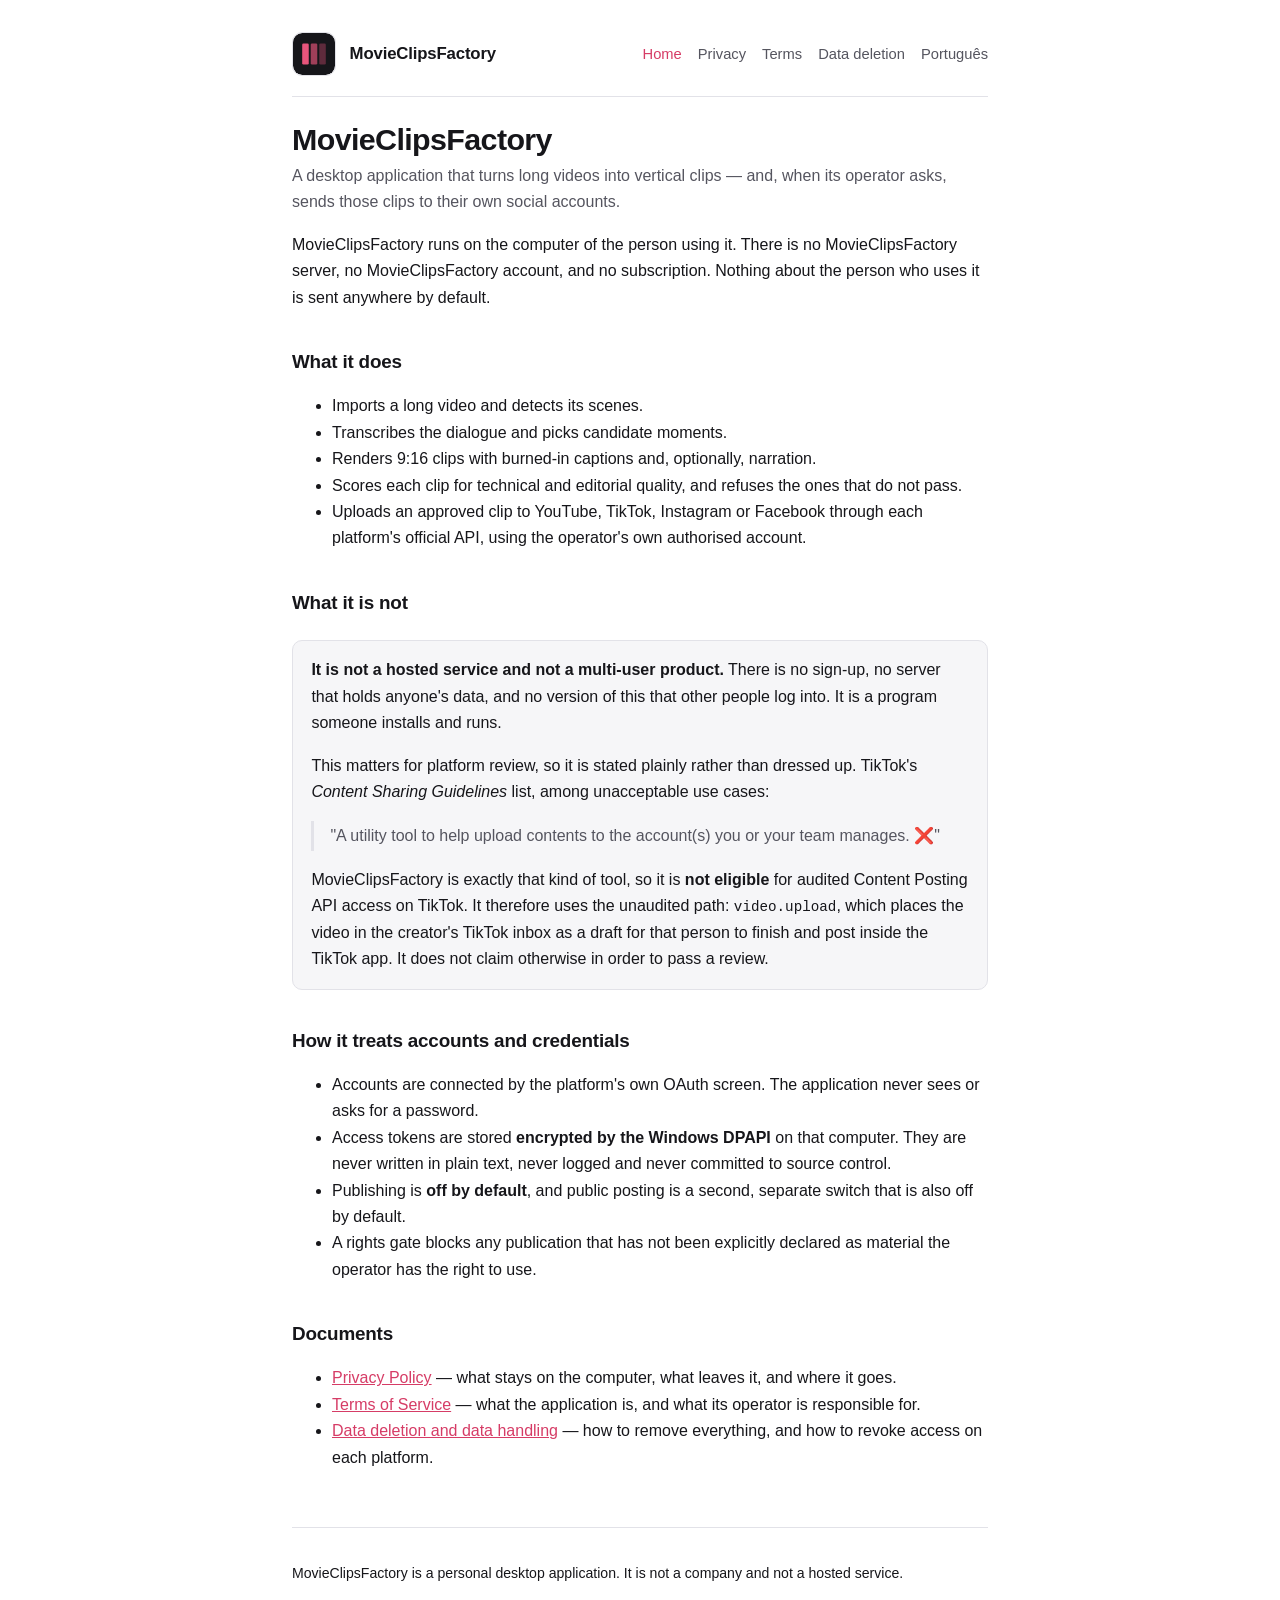
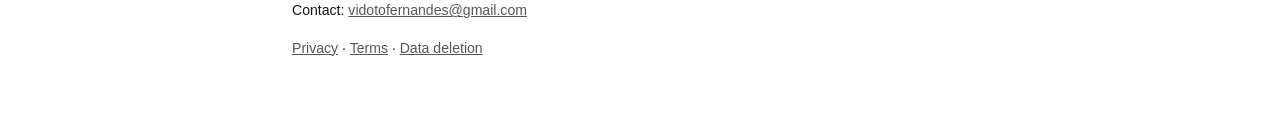
<file: index.html>
<!doctype html>
<html lang="en">
<head>
<meta charset="utf-8">
<meta name="viewport" content="width=device-width, initial-scale=1">
<title>MovieClipsFactory</title>
<link rel="icon" href="assets/icon.svg">
<link rel="stylesheet" href="assets/site.css">
</head>
<body>
<div class="envoltorio">
<header class="topo">
  <img src="assets/icon.svg" alt="">
  <span class="nome">MovieClipsFactory</span>
  <nav><a href="index.html" aria-current="page">Home</a><a href="privacy.html">Privacy</a><a href="terms.html">Terms</a><a href="data-deletion.html">Data deletion</a><a href="pt/index.html" class="idioma">Português</a></nav>
</header>

<h1>MovieClipsFactory</h1>
<p class="sub">A desktop application that turns long videos into vertical
clips — and, when its operator asks, sends those clips to their own social
accounts.</p>

<p>MovieClipsFactory runs on the computer of the person using it. There is no
MovieClipsFactory server, no MovieClipsFactory account, and no subscription.
Nothing about the person who uses it is sent anywhere by default.</p>

<h2>What it does</h2>
<ul>
  <li>Imports a long video and detects its scenes.</li>
  <li>Transcribes the dialogue and picks candidate moments.</li>
  <li>Renders 9:16 clips with burned-in captions and, optionally, narration.</li>
  <li>Scores each clip for technical and editorial quality, and refuses the
      ones that do not pass.</li>
  <li>Uploads an approved clip to YouTube, TikTok, Instagram or Facebook
      through each platform's official API, using the operator's own
      authorised account.</li>
</ul>

<h2>What it is not</h2>
<div class="caixa">
<p><strong>It is not a hosted service and not a multi-user product.</strong>
There is no sign-up, no server that holds anyone's data, and no version of
this that other people log into. It is a program someone installs and runs.</p>
<p>This matters for platform review, so it is stated plainly rather than
dressed up. TikTok's <em>Content Sharing Guidelines</em> list, among
unacceptable use cases:</p>
<blockquote>"A utility tool to help upload contents to the account(s) you or
your team manages. ❌"</blockquote>
<p>MovieClipsFactory is exactly that kind of tool, so it is <strong>not
eligible</strong> for audited Content Posting API access on TikTok. It
therefore uses the unaudited path: <code>video.upload</code>, which places the
video in the creator's TikTok inbox as a draft for that person to finish and
post inside the TikTok app. It does not claim otherwise in order to pass a
review.</p>
</div>

<h2>How it treats accounts and credentials</h2>
<ul>
  <li>Accounts are connected by the platform's own OAuth screen. The
      application never sees or asks for a password.</li>
  <li>Access tokens are stored <strong>encrypted by the Windows DPAPI</strong>
      on that computer. They are never written in plain text, never logged and
      never committed to source control.</li>
  <li>Publishing is <strong>off by default</strong>, and public posting is a
      second, separate switch that is also off by default.</li>
  <li>A rights gate blocks any publication that has not been explicitly
      declared as material the operator has the right to use.</li>
</ul>

<h2>Documents</h2>
<ul>
  <li><a href="privacy.html">Privacy Policy</a> — what stays on the computer,
      what leaves it, and where it goes.</li>
  <li><a href="terms.html">Terms of Service</a> — what the application is,
      and what its operator is responsible for.</li>
  <li><a href="data-deletion.html">Data deletion and data handling</a> — how
      to remove everything, and how to revoke access on each platform.</li>
</ul>

<footer>
  <p>MovieClipsFactory is a personal desktop application. It is not a company and not a hosted service.</p>
  <p>Contact: <a href="mailto:vidotofernandes@gmail.com">vidotofernandes@gmail.com</a></p>
  <p><a href="privacy.html">Privacy</a>
     · <a href="terms.html">Terms</a>
     · <a href="data-deletion.html">Data deletion</a></p>
</footer>
</div>
</body>
</html>
</file>
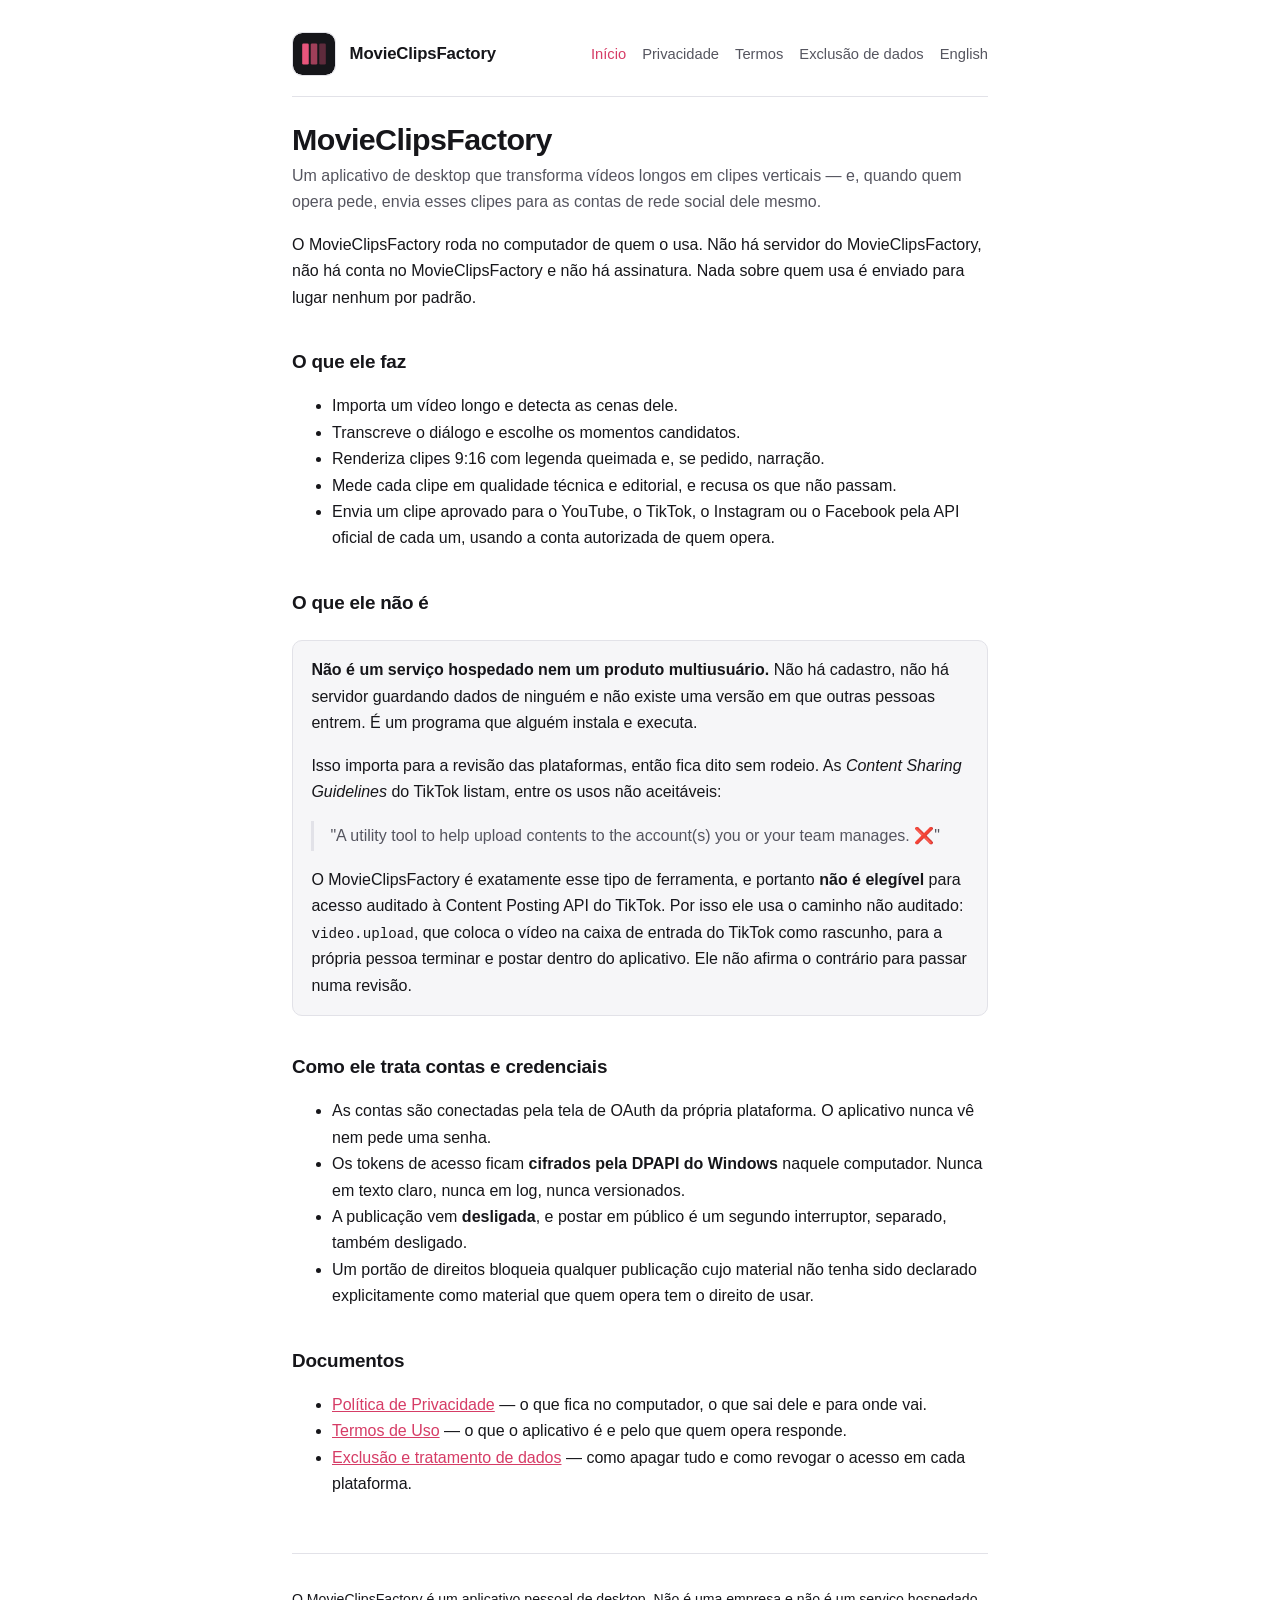
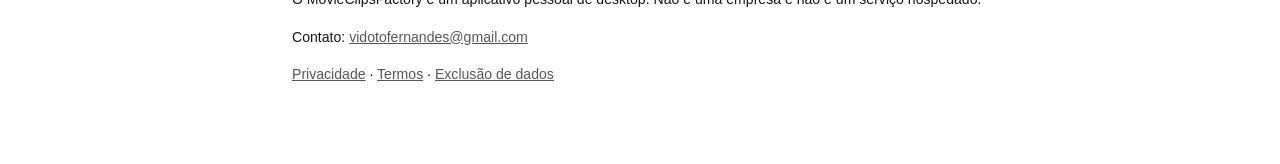
<file: pt/index.html>
<!doctype html>
<html lang="pt-BR">
<head>
<meta charset="utf-8">
<meta name="viewport" content="width=device-width, initial-scale=1">
<title>MovieClipsFactory</title>
<link rel="icon" href="../assets/icon.svg">
<link rel="stylesheet" href="../assets/site.css">
</head>
<body>
<div class="envoltorio">
<header class="topo">
  <img src="../assets/icon.svg" alt="">
  <span class="nome">MovieClipsFactory</span>
  <nav><a href="index.html" aria-current="page">Início</a><a href="privacy.html">Privacidade</a><a href="terms.html">Termos</a><a href="data-deletion.html">Exclusão de dados</a><a href="../index.html" class="idioma">English</a></nav>
</header>

<h1>MovieClipsFactory</h1>
<p class="sub">Um aplicativo de desktop que transforma vídeos longos em clipes
verticais — e, quando quem opera pede, envia esses clipes para as contas de
rede social dele mesmo.</p>

<p>O MovieClipsFactory roda no computador de quem o usa. Não há servidor do
MovieClipsFactory, não há conta no MovieClipsFactory e não há assinatura. Nada
sobre quem usa é enviado para lugar nenhum por padrão.</p>

<h2>O que ele faz</h2>
<ul>
  <li>Importa um vídeo longo e detecta as cenas dele.</li>
  <li>Transcreve o diálogo e escolhe os momentos candidatos.</li>
  <li>Renderiza clipes 9:16 com legenda queimada e, se pedido, narração.</li>
  <li>Mede cada clipe em qualidade técnica e editorial, e recusa os que não
      passam.</li>
  <li>Envia um clipe aprovado para o YouTube, o TikTok, o Instagram ou o
      Facebook pela API oficial de cada um, usando a conta autorizada de quem
      opera.</li>
</ul>

<h2>O que ele não é</h2>
<div class="caixa">
<p><strong>Não é um serviço hospedado nem um produto multiusuário.</strong>
Não há cadastro, não há servidor guardando dados de ninguém e não existe uma
versão em que outras pessoas entrem. É um programa que alguém instala e
executa.</p>
<p>Isso importa para a revisão das plataformas, então fica dito sem rodeio. As
<em>Content Sharing Guidelines</em> do TikTok listam, entre os usos não
aceitáveis:</p>
<blockquote>"A utility tool to help upload contents to the account(s) you or
your team manages. ❌"</blockquote>
<p>O MovieClipsFactory é exatamente esse tipo de ferramenta, e portanto
<strong>não é elegível</strong> para acesso auditado à Content Posting API do
TikTok. Por isso ele usa o caminho não auditado: <code>video.upload</code>, que
coloca o vídeo na caixa de entrada do TikTok como rascunho, para a própria
pessoa terminar e postar dentro do aplicativo. Ele não afirma o contrário para
passar numa revisão.</p>
</div>

<h2>Como ele trata contas e credenciais</h2>
<ul>
  <li>As contas são conectadas pela tela de OAuth da própria plataforma. O
      aplicativo nunca vê nem pede uma senha.</li>
  <li>Os tokens de acesso ficam <strong>cifrados pela DPAPI do
      Windows</strong> naquele computador. Nunca em texto claro, nunca em log,
      nunca versionados.</li>
  <li>A publicação vem <strong>desligada</strong>, e postar em público é um
      segundo interruptor, separado, também desligado.</li>
  <li>Um portão de direitos bloqueia qualquer publicação cujo material não
      tenha sido declarado explicitamente como material que quem opera tem o
      direito de usar.</li>
</ul>

<h2>Documentos</h2>
<ul>
  <li><a href="privacy.html">Política de Privacidade</a> — o que fica no
      computador, o que sai dele e para onde vai.</li>
  <li><a href="terms.html">Termos de Uso</a> — o que o aplicativo é e pelo que
      quem opera responde.</li>
  <li><a href="data-deletion.html">Exclusão e tratamento de dados</a> — como
      apagar tudo e como revogar o acesso em cada plataforma.</li>
</ul>

<footer>
  <p>O MovieClipsFactory é um aplicativo pessoal de desktop. Não é uma empresa e não é um serviço hospedado.</p>
  <p>Contato: <a href="mailto:vidotofernandes@gmail.com">vidotofernandes@gmail.com</a></p>
  <p><a href="privacy.html">Privacidade</a>
     · <a href="terms.html">Termos</a>
     · <a href="data-deletion.html">Exclusão de dados</a></p>
</footer>
</div>
</body>
</html>
</file>
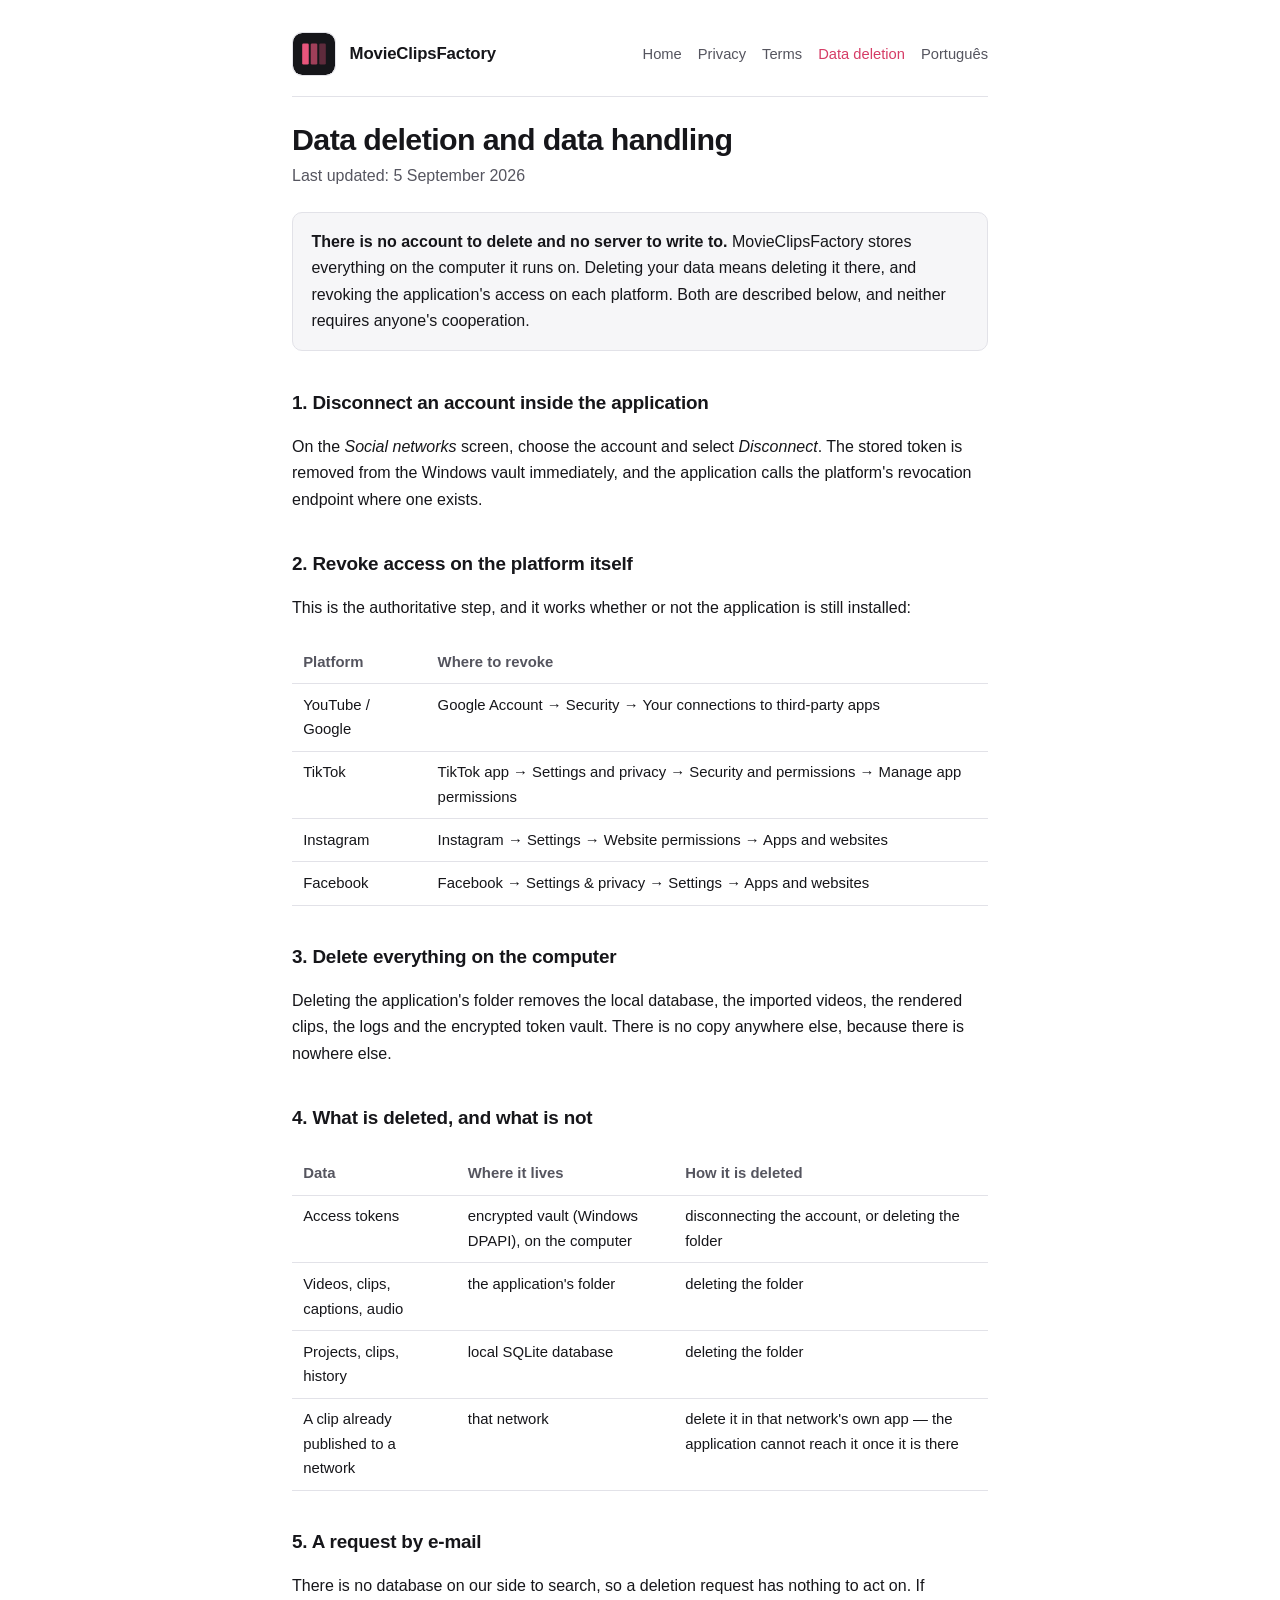
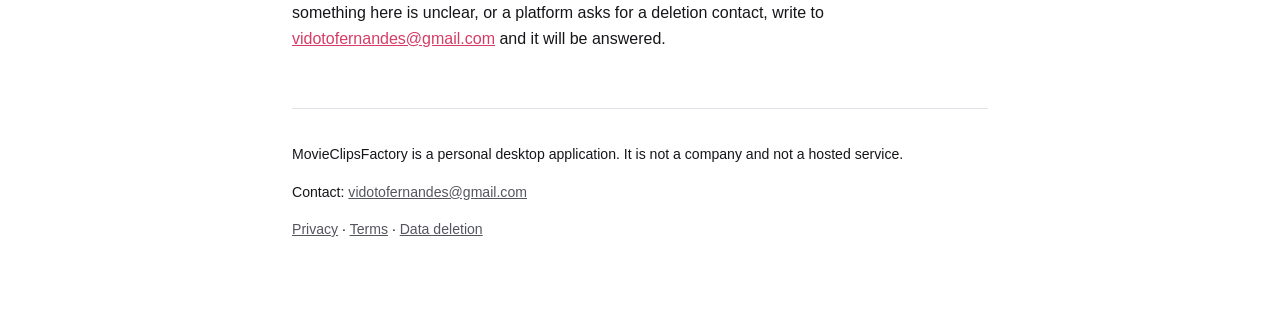
<file: data-deletion.html>
<!doctype html>
<html lang="en">
<head>
<meta charset="utf-8">
<meta name="viewport" content="width=device-width, initial-scale=1">
<title>Data deletion — MovieClipsFactory</title>
<link rel="icon" href="assets/icon.svg">
<link rel="stylesheet" href="assets/site.css">
</head>
<body>
<div class="envoltorio">
<header class="topo">
  <img src="assets/icon.svg" alt="">
  <span class="nome">MovieClipsFactory</span>
  <nav><a href="index.html">Home</a><a href="privacy.html">Privacy</a><a href="terms.html">Terms</a><a href="data-deletion.html" aria-current="page">Data deletion</a><a href="pt/data-deletion.html" class="idioma">Português</a></nav>
</header>

<h1>Data deletion and data handling</h1>
<p class="sub">Last updated: 5 September 2026</p>

<div class="caixa">
<p><strong>There is no account to delete and no server to write to.</strong>
MovieClipsFactory stores everything on the computer it runs on. Deleting your
data means deleting it there, and revoking the application's access on each
platform. Both are described below, and neither requires anyone's
cooperation.</p>
</div>

<h2>1. Disconnect an account inside the application</h2>
<p>On the <em>Social networks</em> screen, choose the account and select
<em>Disconnect</em>. The stored token is removed from the Windows vault
immediately, and the application calls the platform's revocation endpoint where
one exists.</p>

<h2>2. Revoke access on the platform itself</h2>
<p>This is the authoritative step, and it works whether or not the application
is still installed:</p>
<div class="tabela-rolante">
<table>
<tr><th>Platform</th><th>Where to revoke</th></tr>
<tr><td>YouTube / Google</td>
    <td>Google Account → Security → Your connections to third-party apps</td></tr>
<tr><td>TikTok</td>
    <td>TikTok app → Settings and privacy → Security and permissions →
        Manage app permissions</td></tr>
<tr><td>Instagram</td>
    <td>Instagram → Settings → Website permissions → Apps and websites</td></tr>
<tr><td>Facebook</td>
    <td>Facebook → Settings &amp; privacy → Settings → Apps and websites</td></tr>
</table>
</div>

<h2>3. Delete everything on the computer</h2>
<p>Deleting the application's folder removes the local database, the imported
videos, the rendered clips, the logs and the encrypted token vault. There is
no copy anywhere else, because there is nowhere else.</p>

<h2>4. What is deleted, and what is not</h2>
<div class="tabela-rolante">
<table>
<tr><th>Data</th><th>Where it lives</th><th>How it is deleted</th></tr>
<tr><td>Access tokens</td><td>encrypted vault (Windows DPAPI), on the
    computer</td><td>disconnecting the account, or deleting the folder</td></tr>
<tr><td>Videos, clips, captions, audio</td><td>the application's folder</td>
    <td>deleting the folder</td></tr>
<tr><td>Projects, clips, history</td><td>local SQLite database</td>
    <td>deleting the folder</td></tr>
<tr><td>A clip already published to a network</td><td>that network</td>
    <td>delete it in that network's own app — the application cannot reach
        it once it is there</td></tr>
</table>
</div>

<h2>5. A request by e-mail</h2>
<p>There is no database on our side to search, so a deletion request has
nothing to act on. If something here is unclear, or a platform asks for a
deletion contact, write to
<a href="mailto:vidotofernandes@gmail.com">vidotofernandes@gmail.com</a> and it will be answered.</p>

<footer>
  <p>MovieClipsFactory is a personal desktop application. It is not a company and not a hosted service.</p>
  <p>Contact: <a href="mailto:vidotofernandes@gmail.com">vidotofernandes@gmail.com</a></p>
  <p><a href="privacy.html">Privacy</a>
     · <a href="terms.html">Terms</a>
     · <a href="data-deletion.html">Data deletion</a></p>
</footer>
</div>
</body>
</html>
</file>
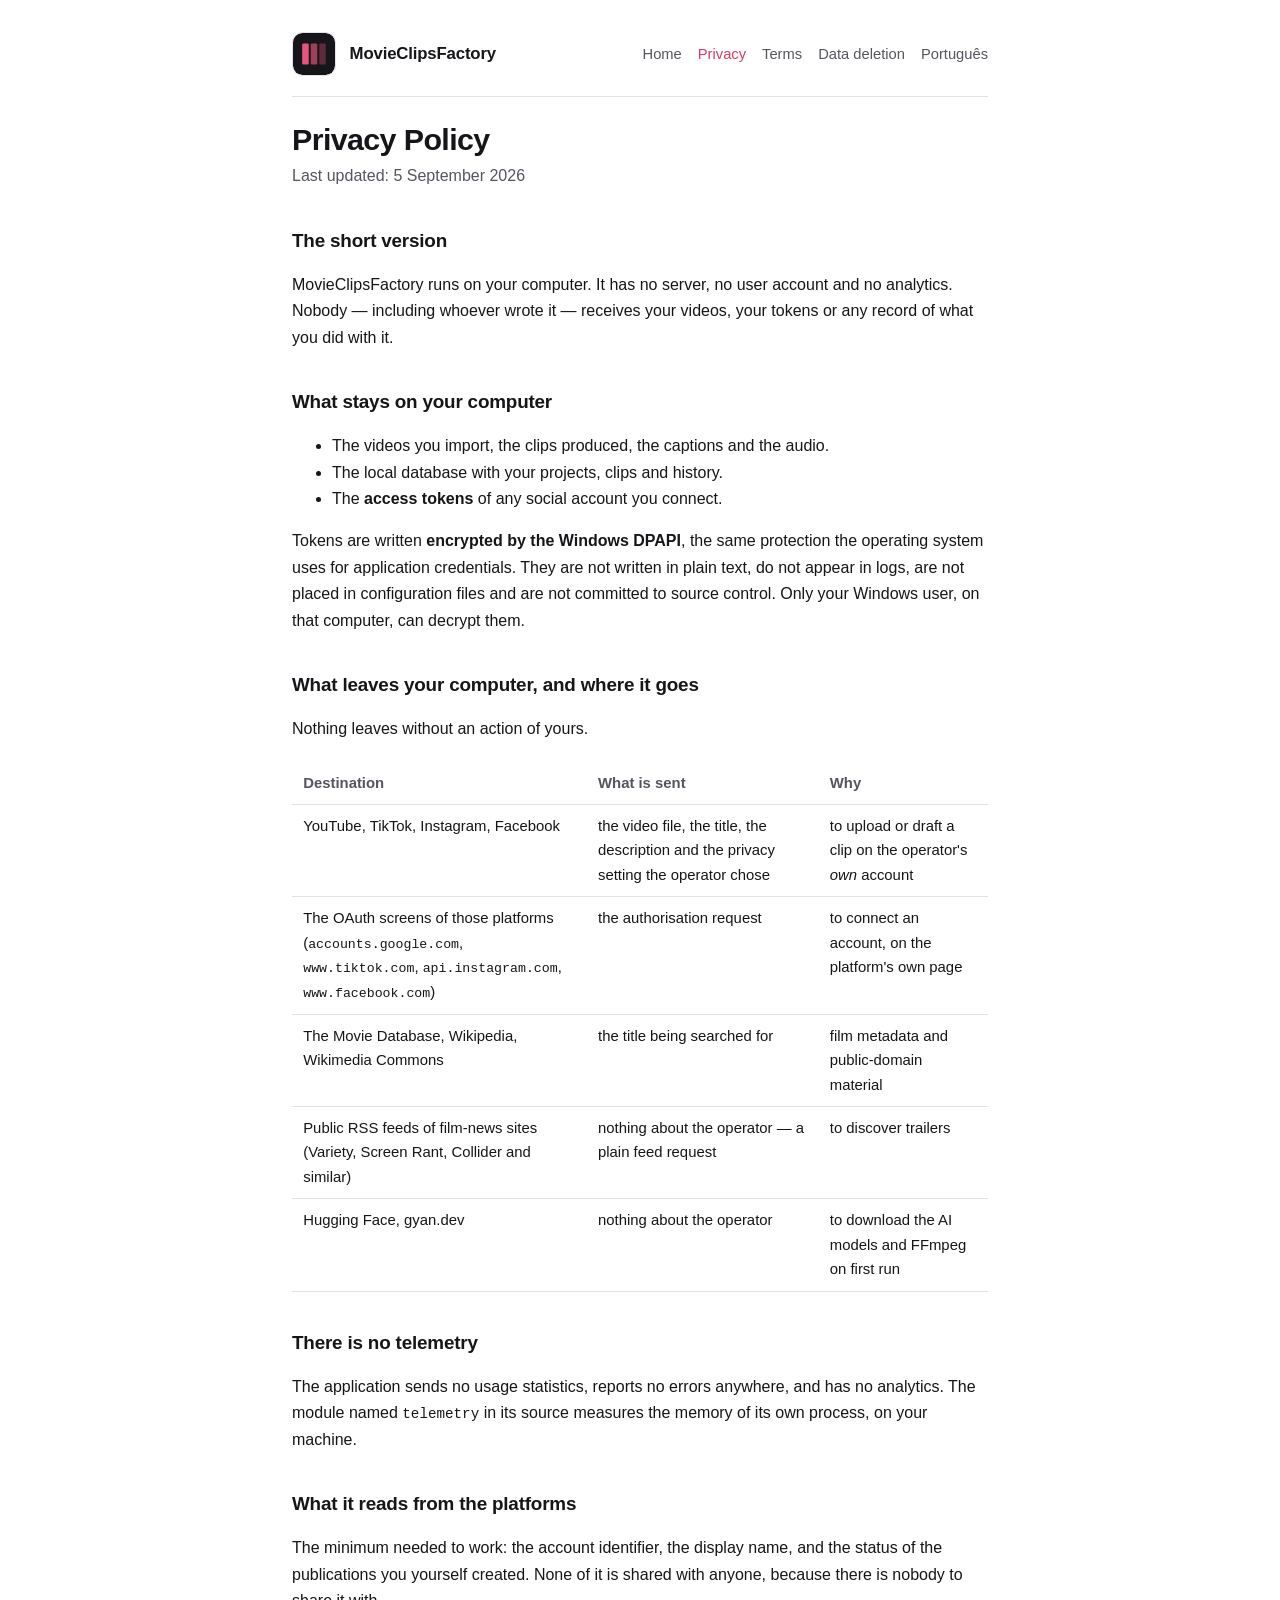
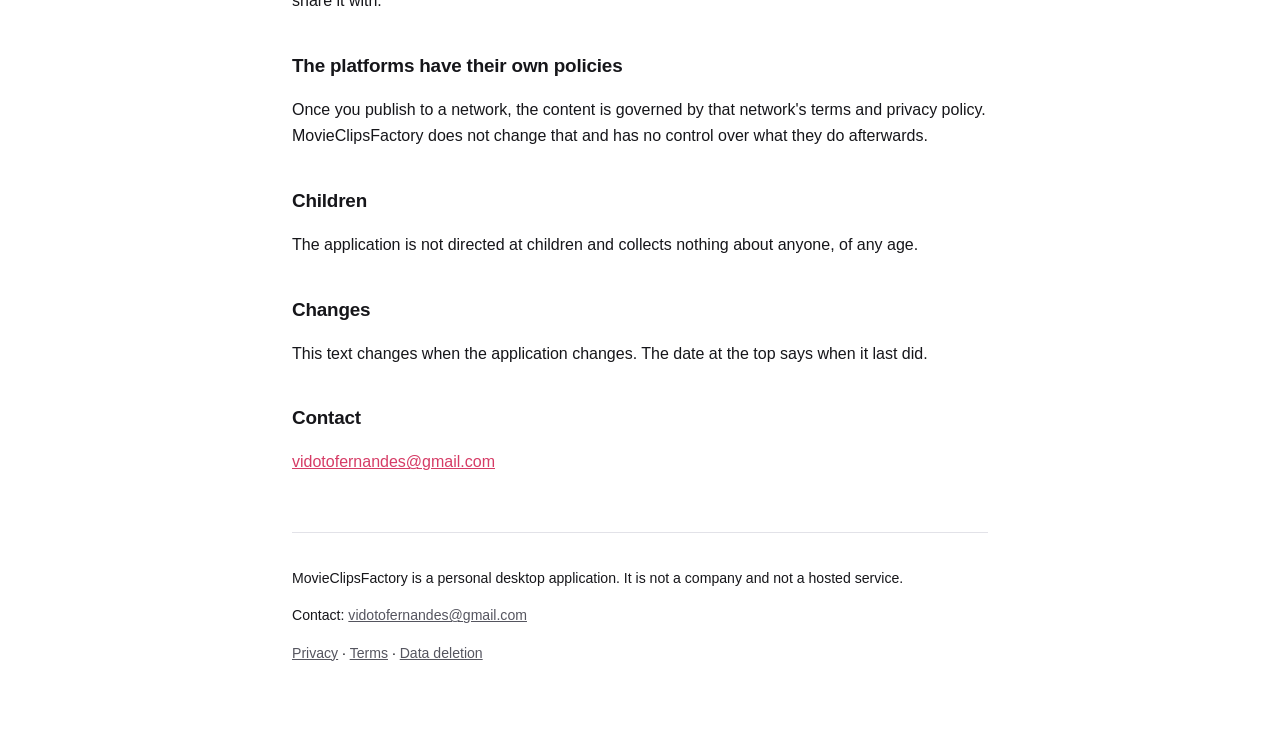
<file: privacy.html>
<!doctype html>
<html lang="en">
<head>
<meta charset="utf-8">
<meta name="viewport" content="width=device-width, initial-scale=1">
<title>Privacy Policy — MovieClipsFactory</title>
<link rel="icon" href="assets/icon.svg">
<link rel="stylesheet" href="assets/site.css">
</head>
<body>
<div class="envoltorio">
<header class="topo">
  <img src="assets/icon.svg" alt="">
  <span class="nome">MovieClipsFactory</span>
  <nav><a href="index.html">Home</a><a href="privacy.html" aria-current="page">Privacy</a><a href="terms.html">Terms</a><a href="data-deletion.html">Data deletion</a><a href="pt/privacy.html" class="idioma">Português</a></nav>
</header>

<h1>Privacy Policy</h1>
<p class="sub">Last updated: 5 September 2026</p>

<h2>The short version</h2>
<p>MovieClipsFactory runs on your computer. It has no server, no user account
and no analytics. Nobody — including whoever wrote it — receives your videos,
your tokens or any record of what you did with it.</p>

<h2>What stays on your computer</h2>
<ul>
  <li>The videos you import, the clips produced, the captions and the audio.</li>
  <li>The local database with your projects, clips and history.</li>
  <li>The <strong>access tokens</strong> of any social account you connect.</li>
</ul>
<p>Tokens are written <strong>encrypted by the Windows DPAPI</strong>, the same
protection the operating system uses for application credentials. They are not
written in plain text, do not appear in logs, are not placed in configuration
files and are not committed to source control. Only your Windows user, on that
computer, can decrypt them.</p>

<h2>What leaves your computer, and where it goes</h2>
<p>Nothing leaves without an action of yours.</p>

<div class="tabela-rolante">
<table>
<tr><th>Destination</th><th>What is sent</th><th>Why</th></tr>
<tr><td>YouTube, TikTok, Instagram, Facebook</td>
    <td>the video file, the title, the description and the privacy setting the
        operator chose</td>
    <td>to upload or draft a clip on the operator's <em>own</em> account</td></tr>
<tr><td>The OAuth screens of those platforms<br>
        (<code>accounts.google.com</code>, <code>www.tiktok.com</code>,
        <code>api.instagram.com</code>, <code>www.facebook.com</code>)</td>
    <td>the authorisation request</td>
    <td>to connect an account, on the platform's own page</td></tr>
<tr><td>The Movie Database, Wikipedia, Wikimedia Commons</td>
    <td>the title being searched for</td>
    <td>film metadata and public-domain material</td></tr>
<tr><td>Public RSS feeds of film-news sites<br>
        (Variety, Screen Rant, Collider and similar)</td>
    <td>nothing about the operator — a plain feed request</td>
    <td>to discover trailers</td></tr>
<tr><td>Hugging Face, gyan.dev</td>
    <td>nothing about the operator</td>
    <td>to download the AI models and FFmpeg on first run</td></tr>
</table>
</div>


<h2>There is no telemetry</h2>
<p>The application sends no usage statistics, reports no errors anywhere, and
has no analytics. The module named <code>telemetry</code> in its source
measures the memory of its own process, on your machine.</p>

<h2>What it reads from the platforms</h2>
<p>The minimum needed to work: the account identifier, the display name, and
the status of the publications you yourself created. None of it is shared with
anyone, because there is nobody to share it with.</p>

<h2>The platforms have their own policies</h2>
<p>Once you publish to a network, the content is governed by that network's
terms and privacy policy. MovieClipsFactory does not change that and has no
control over what they do afterwards.</p>

<h2>Children</h2>
<p>The application is not directed at children and collects nothing about
anyone, of any age.</p>

<h2>Changes</h2>
<p>This text changes when the application changes. The date at the top says
when it last did.</p>

<h2>Contact</h2>
<p><a href="mailto:vidotofernandes@gmail.com">vidotofernandes@gmail.com</a></p>

<footer>
  <p>MovieClipsFactory is a personal desktop application. It is not a company and not a hosted service.</p>
  <p>Contact: <a href="mailto:vidotofernandes@gmail.com">vidotofernandes@gmail.com</a></p>
  <p><a href="privacy.html">Privacy</a>
     · <a href="terms.html">Terms</a>
     · <a href="data-deletion.html">Data deletion</a></p>
</footer>
</div>
</body>
</html>
</file>
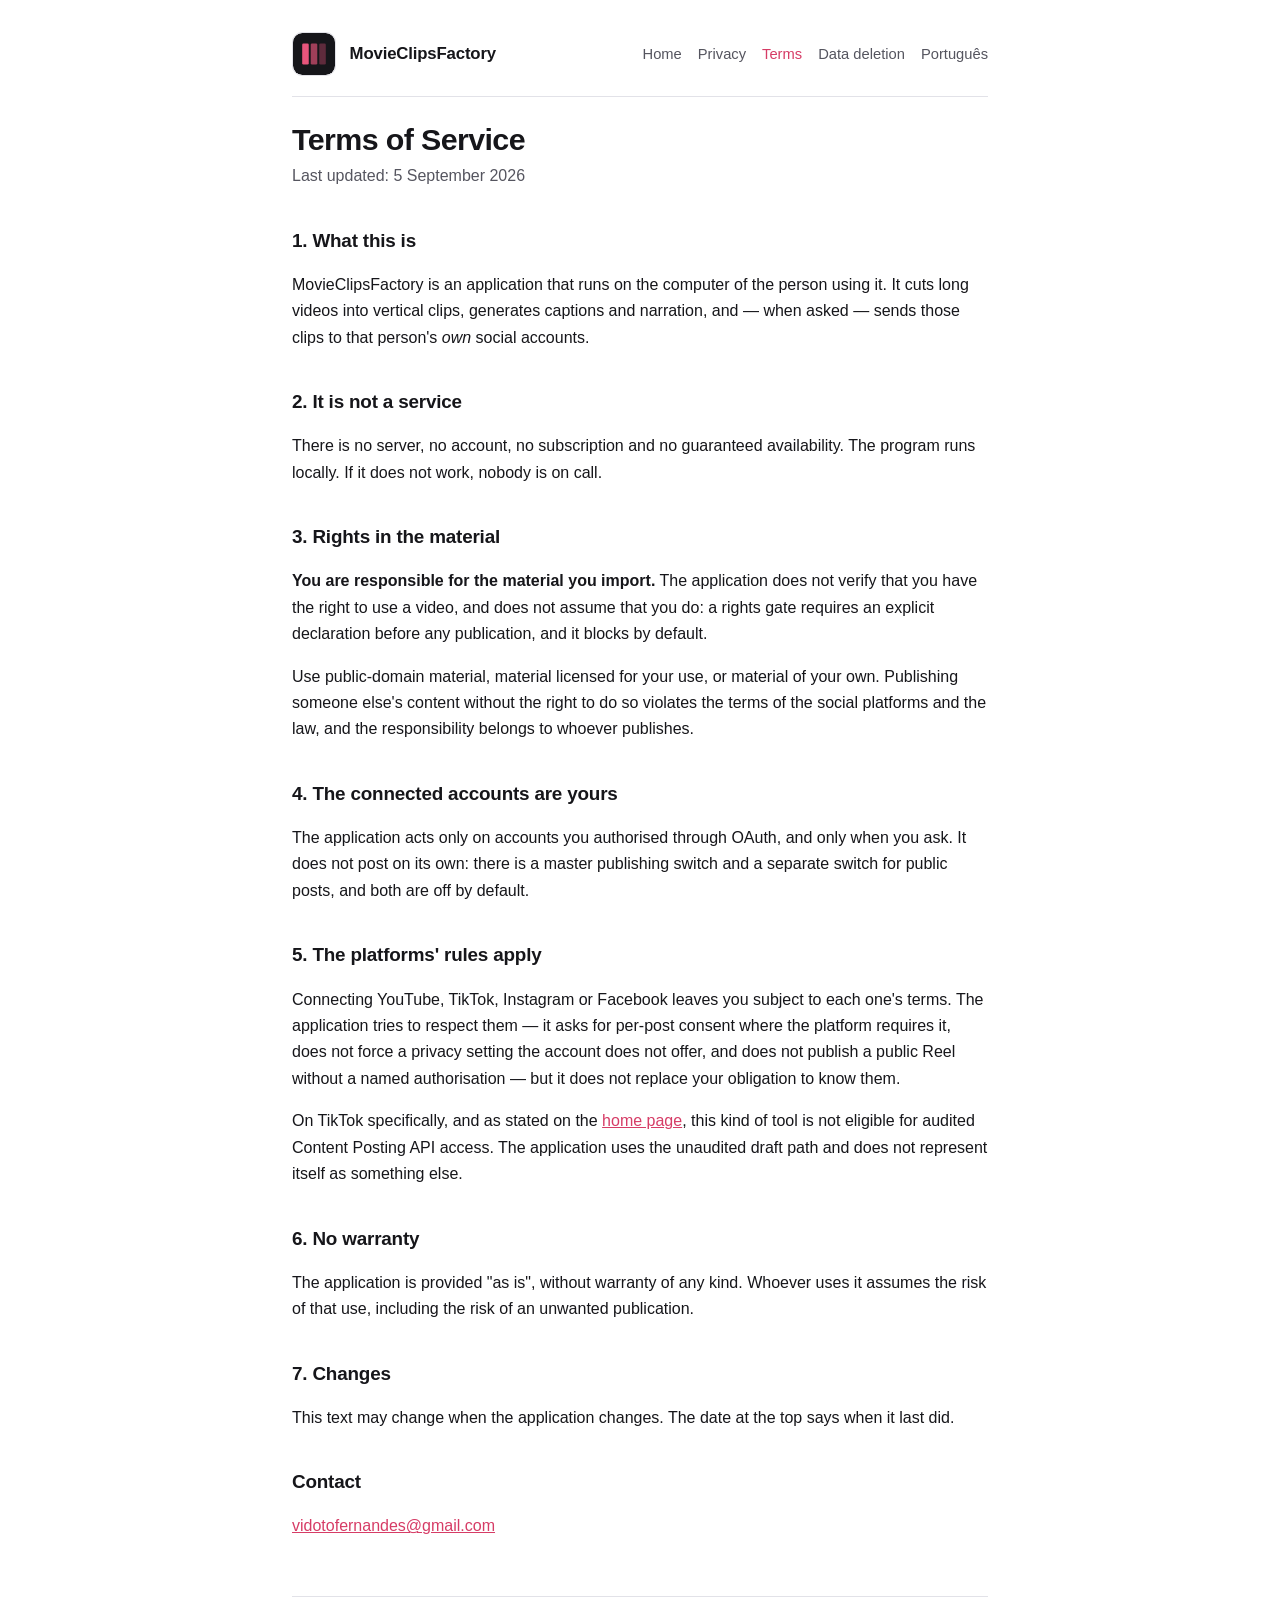
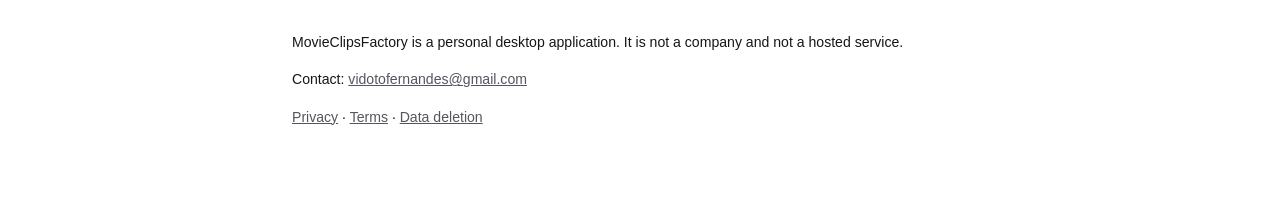
<file: terms.html>
<!doctype html>
<html lang="en">
<head>
<meta charset="utf-8">
<meta name="viewport" content="width=device-width, initial-scale=1">
<title>Terms of Service — MovieClipsFactory</title>
<link rel="icon" href="assets/icon.svg">
<link rel="stylesheet" href="assets/site.css">
</head>
<body>
<div class="envoltorio">
<header class="topo">
  <img src="assets/icon.svg" alt="">
  <span class="nome">MovieClipsFactory</span>
  <nav><a href="index.html">Home</a><a href="privacy.html">Privacy</a><a href="terms.html" aria-current="page">Terms</a><a href="data-deletion.html">Data deletion</a><a href="pt/terms.html" class="idioma">Português</a></nav>
</header>

<h1>Terms of Service</h1>
<p class="sub">Last updated: 5 September 2026</p>

<h2>1. What this is</h2>
<p>MovieClipsFactory is an application that runs on the computer of the person
using it. It cuts long videos into vertical clips, generates captions and
narration, and — when asked — sends those clips to that person's <em>own</em>
social accounts.</p>

<h2>2. It is not a service</h2>
<p>There is no server, no account, no subscription and no guaranteed
availability. The program runs locally. If it does not work, nobody is on
call.</p>

<h2>3. Rights in the material</h2>
<p><strong>You are responsible for the material you import.</strong> The
application does not verify that you have the right to use a video, and does
not assume that you do: a rights gate requires an explicit declaration before
any publication, and it blocks by default.</p>
<p>Use public-domain material, material licensed for your use, or material of
your own. Publishing someone else's content without the right to do so
violates the terms of the social platforms and the law, and the responsibility
belongs to whoever publishes.</p>

<h2>4. The connected accounts are yours</h2>
<p>The application acts only on accounts you authorised through OAuth, and only
when you ask. It does not post on its own: there is a master publishing switch
and a separate switch for public posts, and both are off by default.</p>

<h2>5. The platforms' rules apply</h2>
<p>Connecting YouTube, TikTok, Instagram or Facebook leaves you subject to each
one's terms. The application tries to respect them — it asks for per-post
consent where the platform requires it, does not force a privacy setting the
account does not offer, and does not publish a public Reel without a named
authorisation — but it does not replace your obligation to know them.</p>
<p>On TikTok specifically, and as stated on the <a href="index.html">home
page</a>, this kind of tool is not eligible for audited Content Posting API
access. The application uses the unaudited draft path and does not represent
itself as something else.</p>

<h2>6. No warranty</h2>
<p>The application is provided "as is", without warranty of any kind. Whoever
uses it assumes the risk of that use, including the risk of an unwanted
publication.</p>

<h2>7. Changes</h2>
<p>This text may change when the application changes. The date at the top says
when it last did.</p>

<h2>Contact</h2>
<p><a href="mailto:vidotofernandes@gmail.com">vidotofernandes@gmail.com</a></p>

<footer>
  <p>MovieClipsFactory is a personal desktop application. It is not a company and not a hosted service.</p>
  <p>Contact: <a href="mailto:vidotofernandes@gmail.com">vidotofernandes@gmail.com</a></p>
  <p><a href="privacy.html">Privacy</a>
     · <a href="terms.html">Terms</a>
     · <a href="data-deletion.html">Data deletion</a></p>
</footer>
</div>
</body>
</html>
</file>
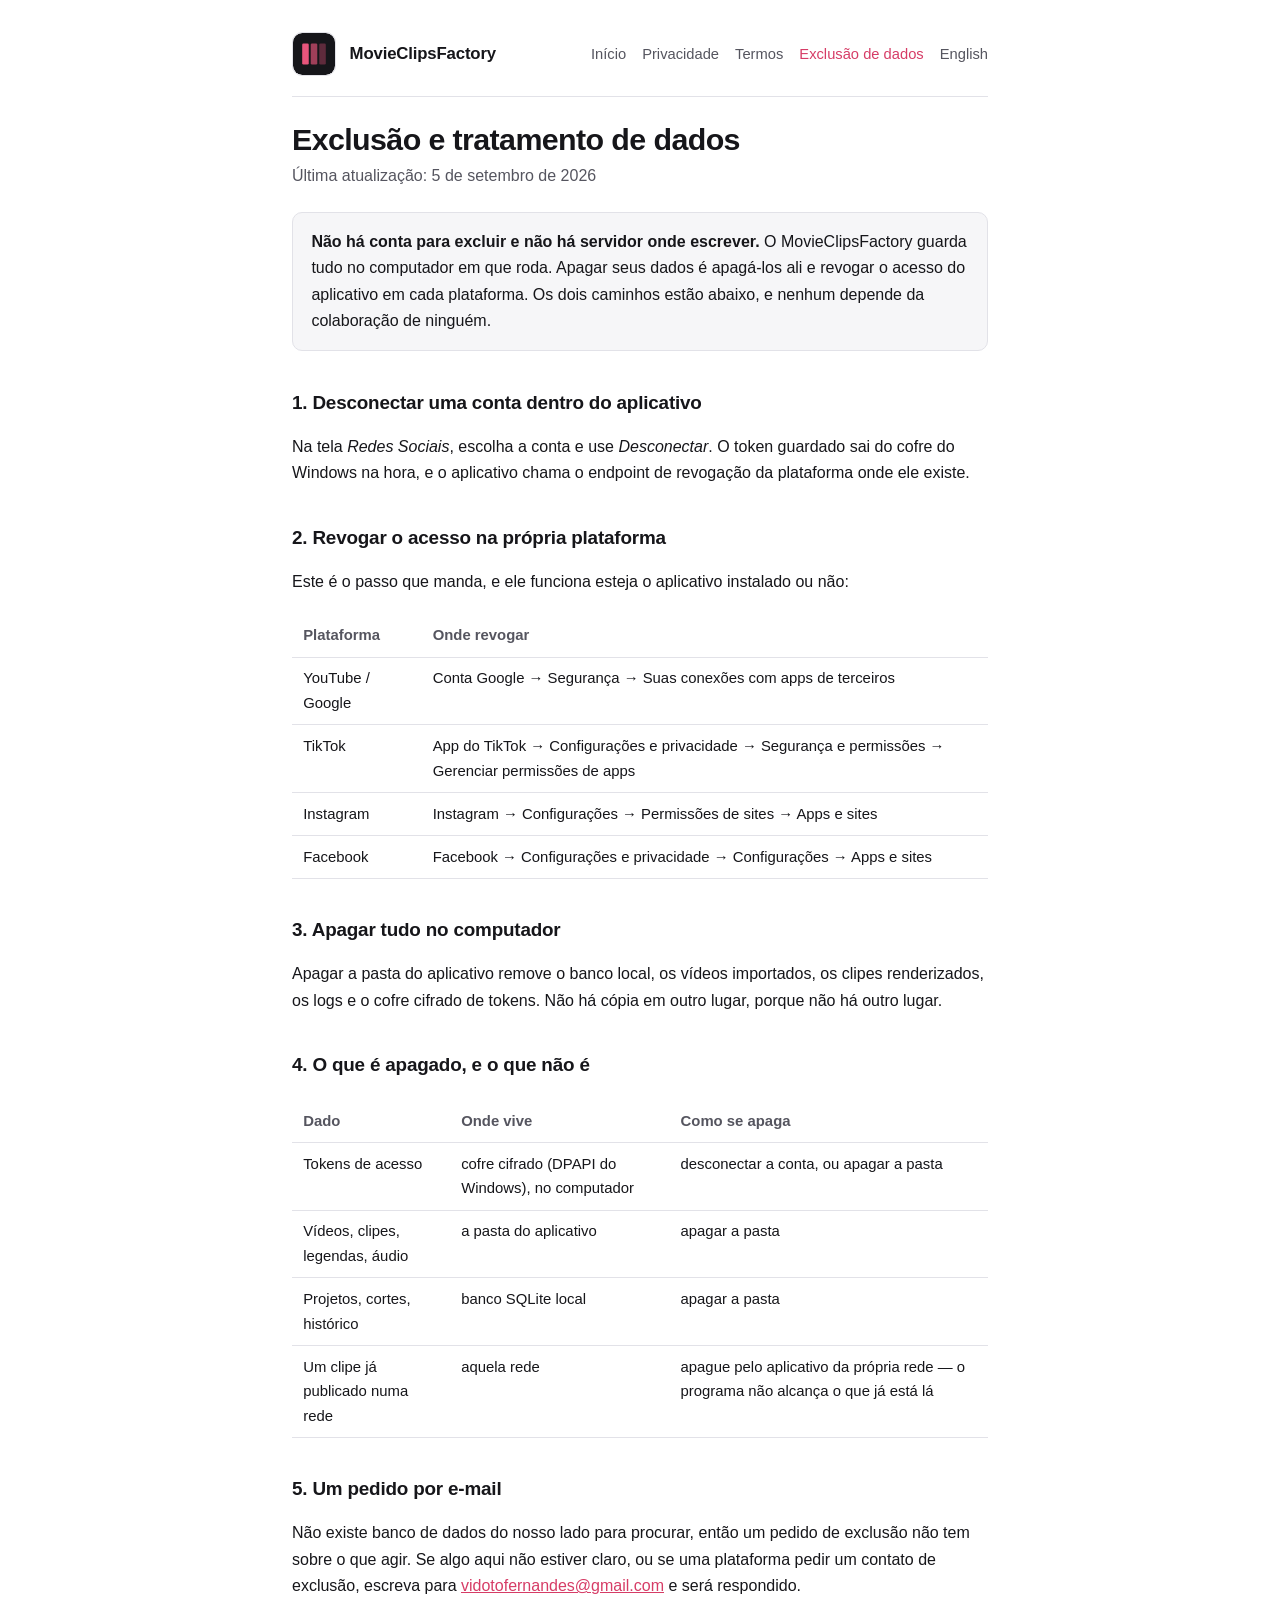
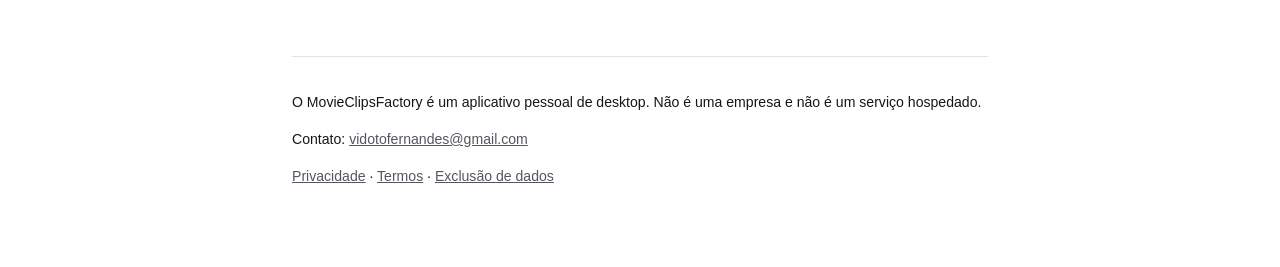
<file: pt/data-deletion.html>
<!doctype html>
<html lang="pt-BR">
<head>
<meta charset="utf-8">
<meta name="viewport" content="width=device-width, initial-scale=1">
<title>Exclusão de dados — MovieClipsFactory</title>
<link rel="icon" href="../assets/icon.svg">
<link rel="stylesheet" href="../assets/site.css">
</head>
<body>
<div class="envoltorio">
<header class="topo">
  <img src="../assets/icon.svg" alt="">
  <span class="nome">MovieClipsFactory</span>
  <nav><a href="index.html">Início</a><a href="privacy.html">Privacidade</a><a href="terms.html">Termos</a><a href="data-deletion.html" aria-current="page">Exclusão de dados</a><a href="../data-deletion.html" class="idioma">English</a></nav>
</header>

<h1>Exclusão e tratamento de dados</h1>
<p class="sub">Última atualização: 5 de setembro de 2026</p>

<div class="caixa">
<p><strong>Não há conta para excluir e não há servidor onde escrever.</strong>
O MovieClipsFactory guarda tudo no computador em que roda. Apagar seus dados é
apagá-los ali e revogar o acesso do aplicativo em cada plataforma. Os dois
caminhos estão abaixo, e nenhum depende da colaboração de ninguém.</p>
</div>

<h2>1. Desconectar uma conta dentro do aplicativo</h2>
<p>Na tela <em>Redes Sociais</em>, escolha a conta e use <em>Desconectar</em>.
O token guardado sai do cofre do Windows na hora, e o aplicativo chama o
endpoint de revogação da plataforma onde ele existe.</p>

<h2>2. Revogar o acesso na própria plataforma</h2>
<p>Este é o passo que manda, e ele funciona esteja o aplicativo instalado ou
não:</p>
<div class="tabela-rolante">
<table>
<tr><th>Plataforma</th><th>Onde revogar</th></tr>
<tr><td>YouTube / Google</td>
    <td>Conta Google → Segurança → Suas conexões com apps de terceiros</td></tr>
<tr><td>TikTok</td>
    <td>App do TikTok → Configurações e privacidade → Segurança e permissões →
        Gerenciar permissões de apps</td></tr>
<tr><td>Instagram</td>
    <td>Instagram → Configurações → Permissões de sites → Apps e sites</td></tr>
<tr><td>Facebook</td>
    <td>Facebook → Configurações e privacidade → Configurações → Apps e
        sites</td></tr>
</table>
</div>

<h2>3. Apagar tudo no computador</h2>
<p>Apagar a pasta do aplicativo remove o banco local, os vídeos importados, os
clipes renderizados, os logs e o cofre cifrado de tokens. Não há cópia em outro
lugar, porque não há outro lugar.</p>

<h2>4. O que é apagado, e o que não é</h2>
<div class="tabela-rolante">
<table>
<tr><th>Dado</th><th>Onde vive</th><th>Como se apaga</th></tr>
<tr><td>Tokens de acesso</td><td>cofre cifrado (DPAPI do Windows), no
    computador</td><td>desconectar a conta, ou apagar a pasta</td></tr>
<tr><td>Vídeos, clipes, legendas, áudio</td><td>a pasta do aplicativo</td>
    <td>apagar a pasta</td></tr>
<tr><td>Projetos, cortes, histórico</td><td>banco SQLite local</td>
    <td>apagar a pasta</td></tr>
<tr><td>Um clipe já publicado numa rede</td><td>aquela rede</td>
    <td>apague pelo aplicativo da própria rede — o programa não alcança o que
        já está lá</td></tr>
</table>
</div>

<h2>5. Um pedido por e-mail</h2>
<p>Não existe banco de dados do nosso lado para procurar, então um pedido de
exclusão não tem sobre o que agir. Se algo aqui não estiver claro, ou se uma
plataforma pedir um contato de exclusão, escreva para
<a href="mailto:vidotofernandes@gmail.com">vidotofernandes@gmail.com</a> e será respondido.</p>

<footer>
  <p>O MovieClipsFactory é um aplicativo pessoal de desktop. Não é uma empresa e não é um serviço hospedado.</p>
  <p>Contato: <a href="mailto:vidotofernandes@gmail.com">vidotofernandes@gmail.com</a></p>
  <p><a href="privacy.html">Privacidade</a>
     · <a href="terms.html">Termos</a>
     · <a href="data-deletion.html">Exclusão de dados</a></p>
</footer>
</div>
</body>
</html>
</file>
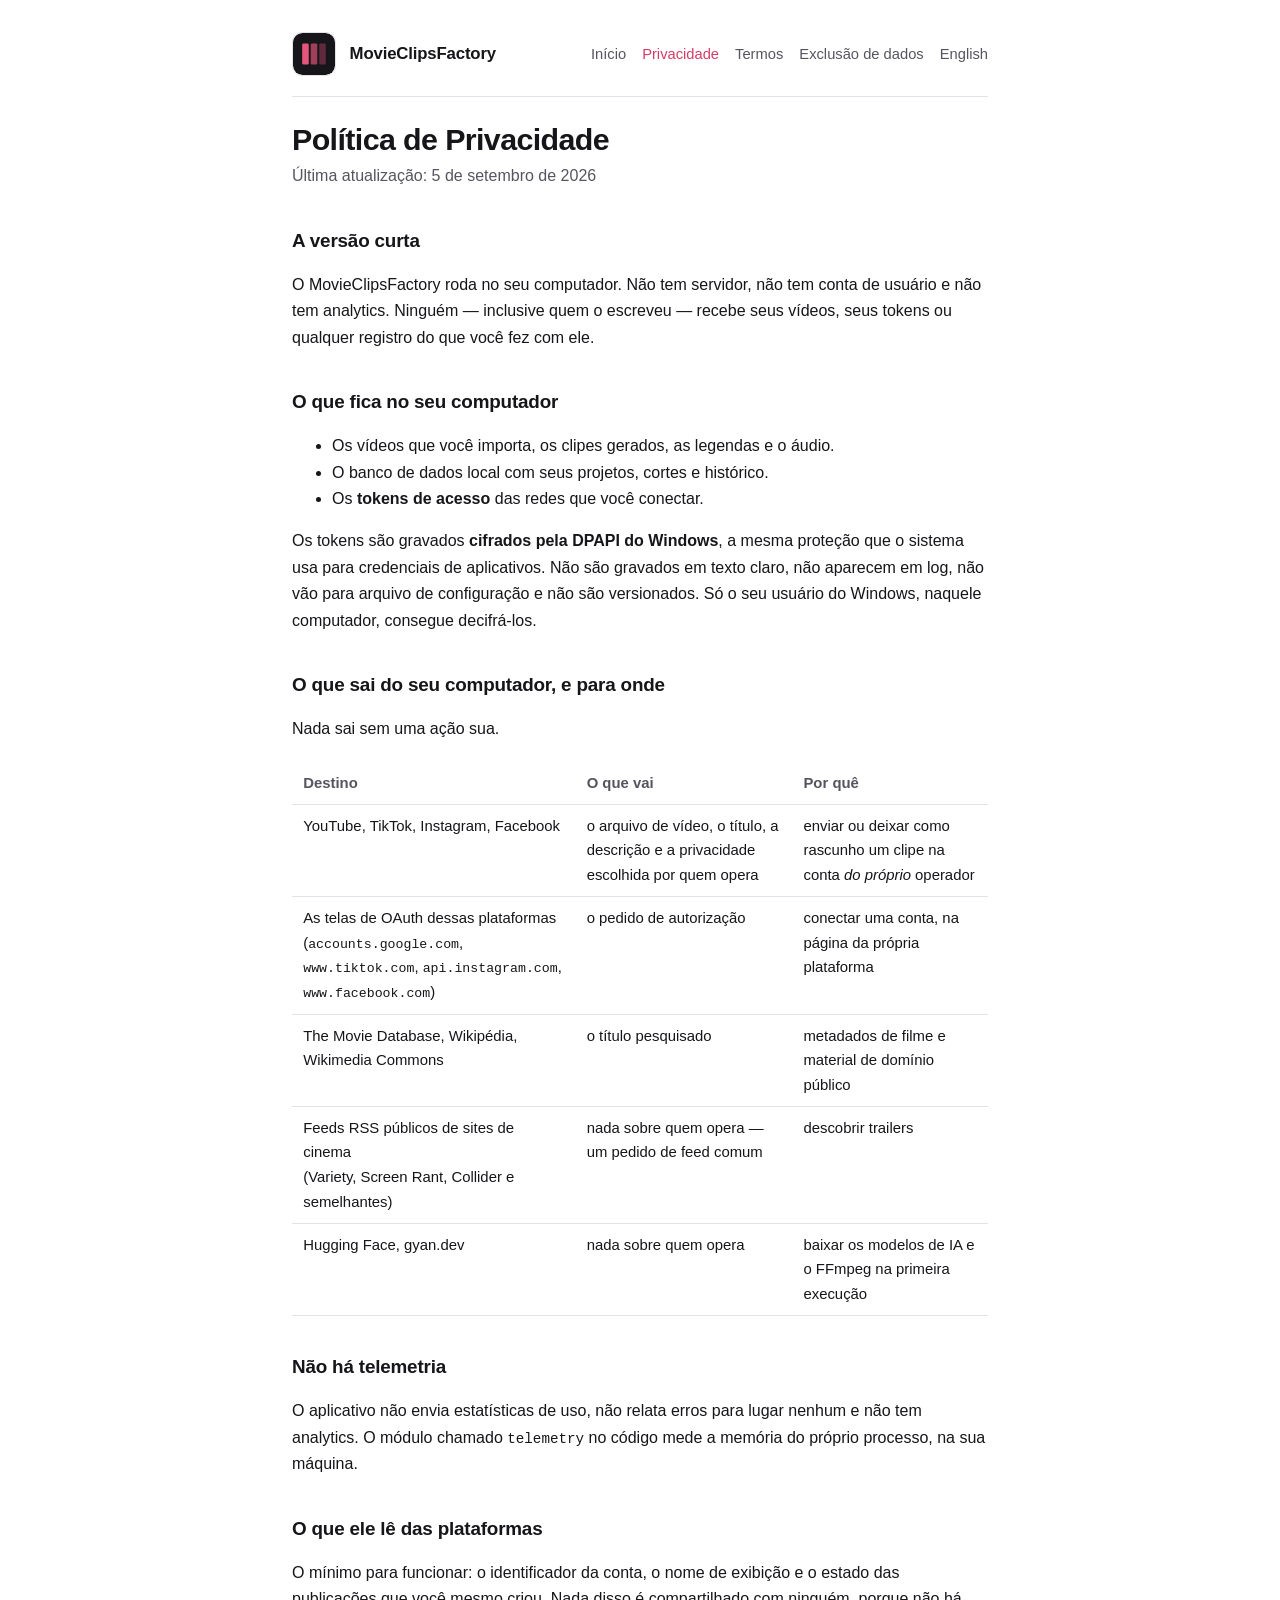
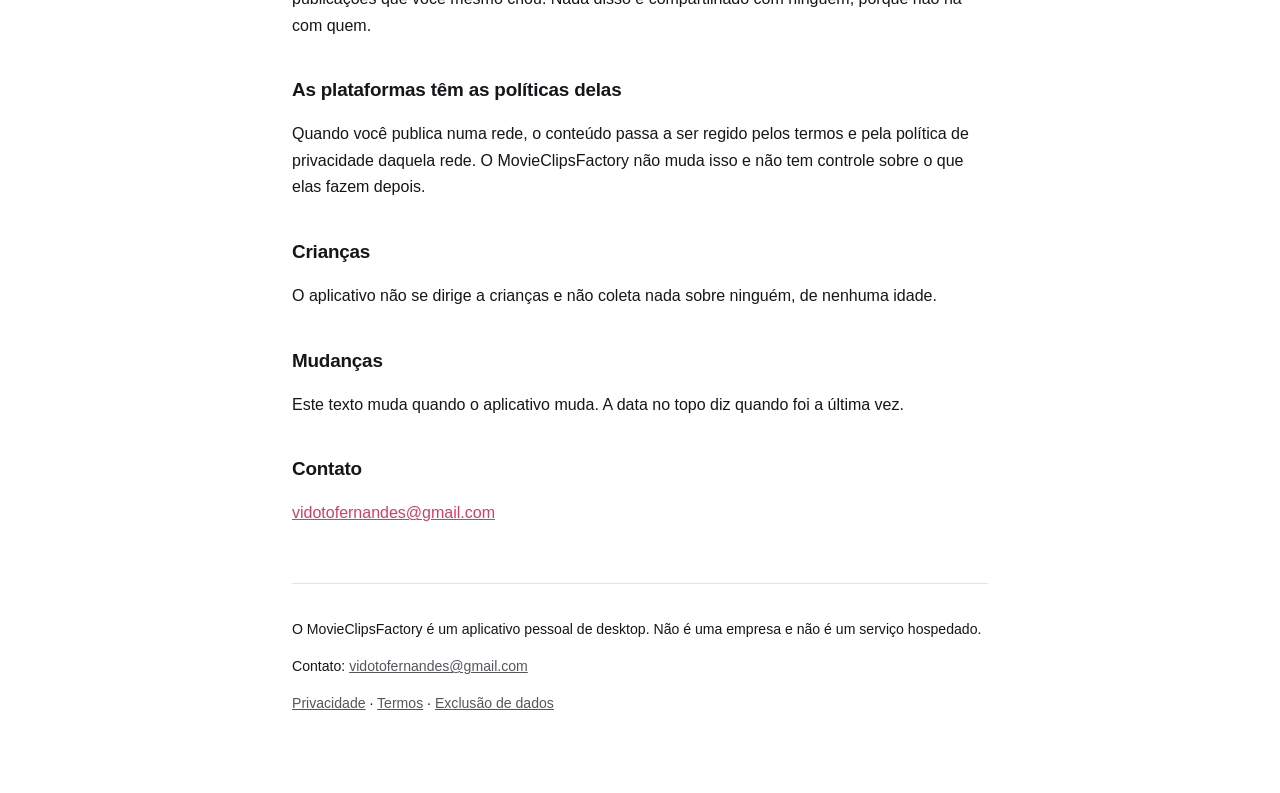
<file: pt/privacy.html>
<!doctype html>
<html lang="pt-BR">
<head>
<meta charset="utf-8">
<meta name="viewport" content="width=device-width, initial-scale=1">
<title>Política de Privacidade — MovieClipsFactory</title>
<link rel="icon" href="../assets/icon.svg">
<link rel="stylesheet" href="../assets/site.css">
</head>
<body>
<div class="envoltorio">
<header class="topo">
  <img src="../assets/icon.svg" alt="">
  <span class="nome">MovieClipsFactory</span>
  <nav><a href="index.html">Início</a><a href="privacy.html" aria-current="page">Privacidade</a><a href="terms.html">Termos</a><a href="data-deletion.html">Exclusão de dados</a><a href="../privacy.html" class="idioma">English</a></nav>
</header>

<h1>Política de Privacidade</h1>
<p class="sub">Última atualização: 5 de setembro de 2026</p>

<h2>A versão curta</h2>
<p>O MovieClipsFactory roda no seu computador. Não tem servidor, não tem conta
de usuário e não tem analytics. Ninguém — inclusive quem o escreveu — recebe
seus vídeos, seus tokens ou qualquer registro do que você fez com ele.</p>

<h2>O que fica no seu computador</h2>
<ul>
  <li>Os vídeos que você importa, os clipes gerados, as legendas e o áudio.</li>
  <li>O banco de dados local com seus projetos, cortes e histórico.</li>
  <li>Os <strong>tokens de acesso</strong> das redes que você conectar.</li>
</ul>
<p>Os tokens são gravados <strong>cifrados pela DPAPI do Windows</strong>, a
mesma proteção que o sistema usa para credenciais de aplicativos. Não são
gravados em texto claro, não aparecem em log, não vão para arquivo de
configuração e não são versionados. Só o seu usuário do Windows, naquele
computador, consegue decifrá-los.</p>

<h2>O que sai do seu computador, e para onde</h2>
<p>Nada sai sem uma ação sua.</p>

<div class="tabela-rolante">
<table>
<tr><th>Destino</th><th>O que vai</th><th>Por quê</th></tr>
<tr><td>YouTube, TikTok, Instagram, Facebook</td>
    <td>o arquivo de vídeo, o título, a descrição e a privacidade escolhida por
        quem opera</td>
    <td>enviar ou deixar como rascunho um clipe na conta <em>do próprio</em>
        operador</td></tr>
<tr><td>As telas de OAuth dessas plataformas<br>
        (<code>accounts.google.com</code>, <code>www.tiktok.com</code>,
        <code>api.instagram.com</code>, <code>www.facebook.com</code>)</td>
    <td>o pedido de autorização</td>
    <td>conectar uma conta, na página da própria plataforma</td></tr>
<tr><td>The Movie Database, Wikipédia, Wikimedia Commons</td>
    <td>o título pesquisado</td>
    <td>metadados de filme e material de domínio público</td></tr>
<tr><td>Feeds RSS públicos de sites de cinema<br>
        (Variety, Screen Rant, Collider e semelhantes)</td>
    <td>nada sobre quem opera — um pedido de feed comum</td>
    <td>descobrir trailers</td></tr>
<tr><td>Hugging Face, gyan.dev</td>
    <td>nada sobre quem opera</td>
    <td>baixar os modelos de IA e o FFmpeg na primeira execução</td></tr>
</table>
</div>


<h2>Não há telemetria</h2>
<p>O aplicativo não envia estatísticas de uso, não relata erros para lugar
nenhum e não tem analytics. O módulo chamado <code>telemetry</code> no código
mede a memória do próprio processo, na sua máquina.</p>

<h2>O que ele lê das plataformas</h2>
<p>O mínimo para funcionar: o identificador da conta, o nome de exibição e o
estado das publicações que você mesmo criou. Nada disso é compartilhado com
ninguém, porque não há com quem.</p>

<h2>As plataformas têm as políticas delas</h2>
<p>Quando você publica numa rede, o conteúdo passa a ser regido pelos termos e
pela política de privacidade daquela rede. O MovieClipsFactory não muda isso e
não tem controle sobre o que elas fazem depois.</p>

<h2>Crianças</h2>
<p>O aplicativo não se dirige a crianças e não coleta nada sobre ninguém, de
nenhuma idade.</p>

<h2>Mudanças</h2>
<p>Este texto muda quando o aplicativo muda. A data no topo diz quando foi a
última vez.</p>

<h2>Contato</h2>
<p><a href="mailto:vidotofernandes@gmail.com">vidotofernandes@gmail.com</a></p>

<footer>
  <p>O MovieClipsFactory é um aplicativo pessoal de desktop. Não é uma empresa e não é um serviço hospedado.</p>
  <p>Contato: <a href="mailto:vidotofernandes@gmail.com">vidotofernandes@gmail.com</a></p>
  <p><a href="privacy.html">Privacidade</a>
     · <a href="terms.html">Termos</a>
     · <a href="data-deletion.html">Exclusão de dados</a></p>
</footer>
</div>
</body>
</html>
</file>
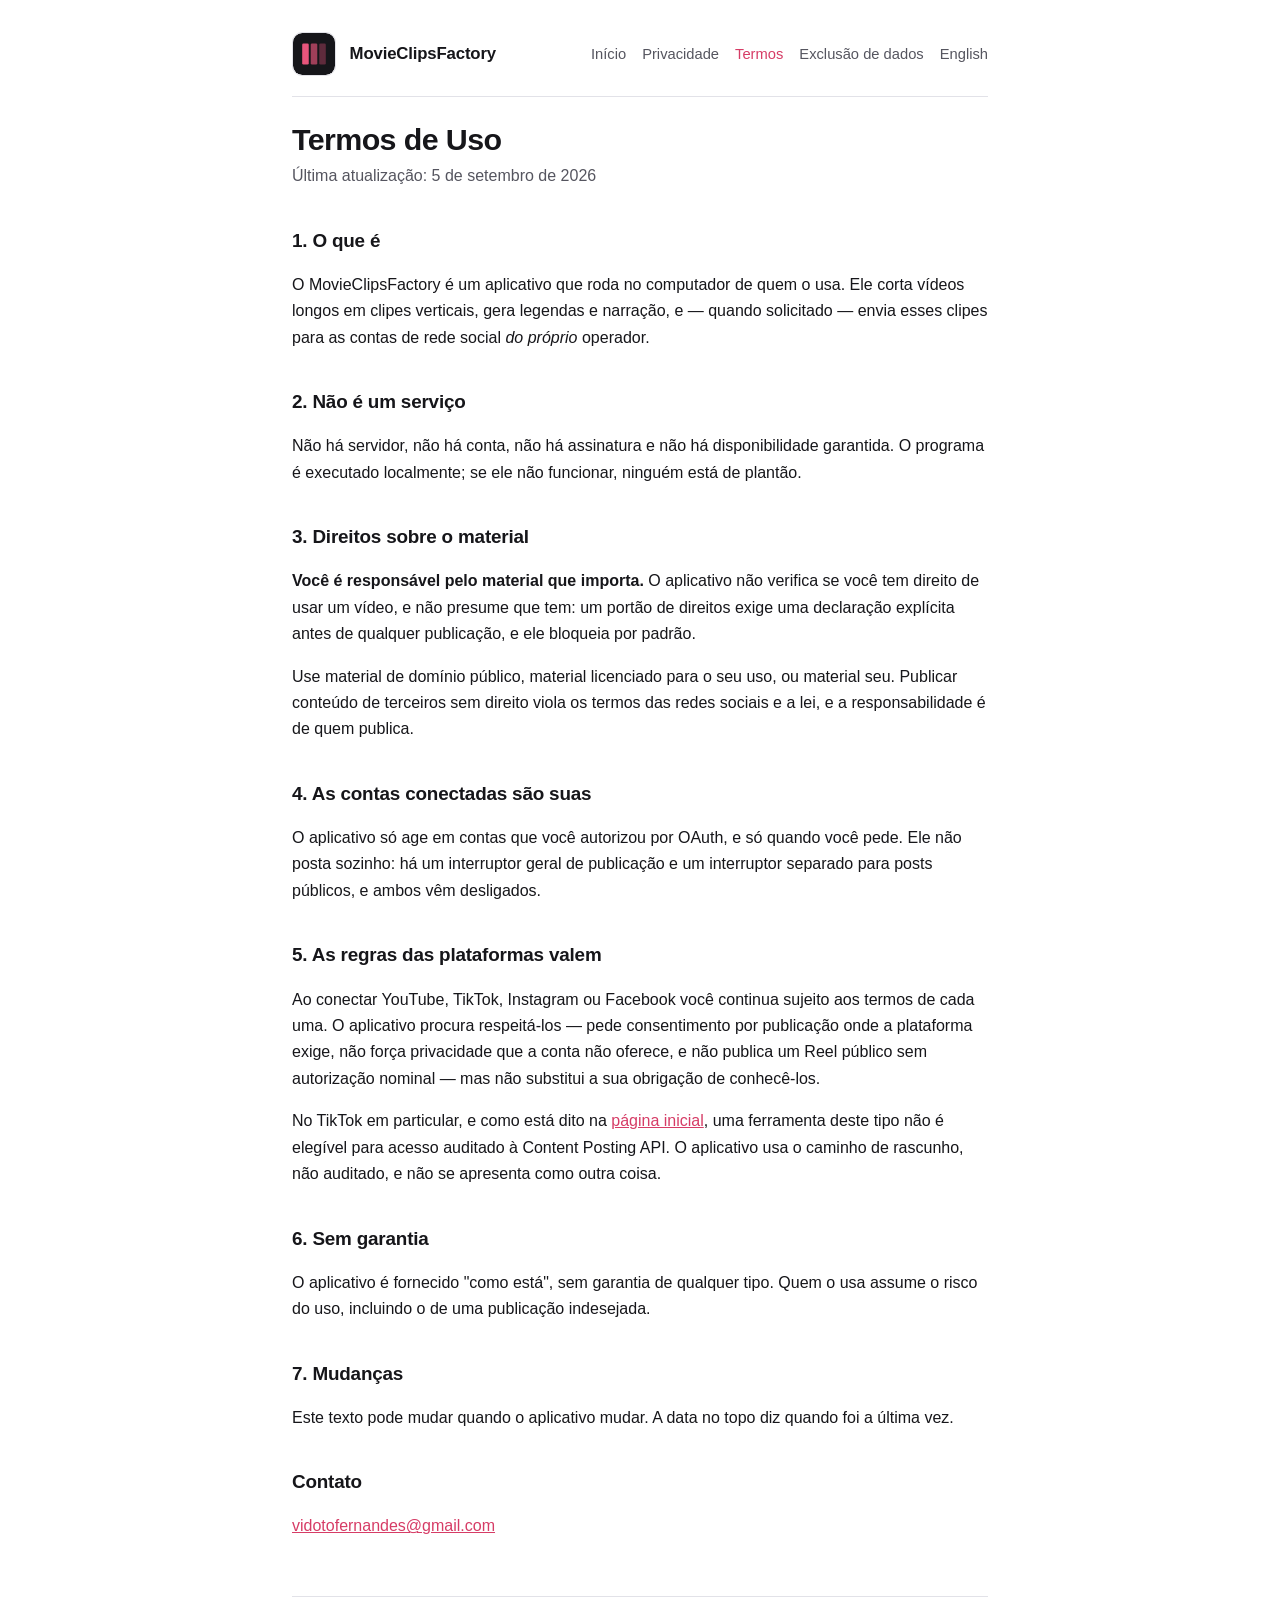
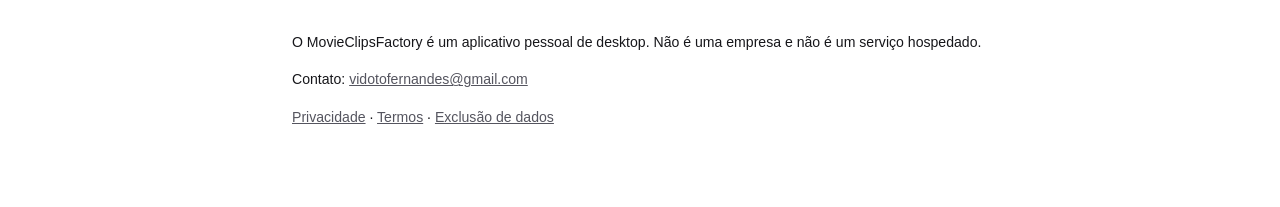
<file: pt/terms.html>
<!doctype html>
<html lang="pt-BR">
<head>
<meta charset="utf-8">
<meta name="viewport" content="width=device-width, initial-scale=1">
<title>Termos de Uso — MovieClipsFactory</title>
<link rel="icon" href="../assets/icon.svg">
<link rel="stylesheet" href="../assets/site.css">
</head>
<body>
<div class="envoltorio">
<header class="topo">
  <img src="../assets/icon.svg" alt="">
  <span class="nome">MovieClipsFactory</span>
  <nav><a href="index.html">Início</a><a href="privacy.html">Privacidade</a><a href="terms.html" aria-current="page">Termos</a><a href="data-deletion.html">Exclusão de dados</a><a href="../terms.html" class="idioma">English</a></nav>
</header>

<h1>Termos de Uso</h1>
<p class="sub">Última atualização: 5 de setembro de 2026</p>

<h2>1. O que é</h2>
<p>O MovieClipsFactory é um aplicativo que roda no computador de quem o usa.
Ele corta vídeos longos em clipes verticais, gera legendas e narração, e —
quando solicitado — envia esses clipes para as contas de rede social
<em>do próprio</em> operador.</p>

<h2>2. Não é um serviço</h2>
<p>Não há servidor, não há conta, não há assinatura e não há disponibilidade
garantida. O programa é executado localmente; se ele não funcionar, ninguém
está de plantão.</p>

<h2>3. Direitos sobre o material</h2>
<p><strong>Você é responsável pelo material que importa.</strong> O aplicativo
não verifica se você tem direito de usar um vídeo, e não presume que tem: um
portão de direitos exige uma declaração explícita antes de qualquer
publicação, e ele bloqueia por padrão.</p>
<p>Use material de domínio público, material licenciado para o seu uso, ou
material seu. Publicar conteúdo de terceiros sem direito viola os termos das
redes sociais e a lei, e a responsabilidade é de quem publica.</p>

<h2>4. As contas conectadas são suas</h2>
<p>O aplicativo só age em contas que você autorizou por OAuth, e só quando você
pede. Ele não posta sozinho: há um interruptor geral de publicação e um
interruptor separado para posts públicos, e ambos vêm desligados.</p>

<h2>5. As regras das plataformas valem</h2>
<p>Ao conectar YouTube, TikTok, Instagram ou Facebook você continua sujeito aos
termos de cada uma. O aplicativo procura respeitá-los — pede consentimento por
publicação onde a plataforma exige, não força privacidade que a conta não
oferece, e não publica um Reel público sem autorização nominal — mas não
substitui a sua obrigação de conhecê-los.</p>
<p>No TikTok em particular, e como está dito na <a href="index.html">página
inicial</a>, uma ferramenta deste tipo não é elegível para acesso auditado à
Content Posting API. O aplicativo usa o caminho de rascunho, não auditado, e
não se apresenta como outra coisa.</p>

<h2>6. Sem garantia</h2>
<p>O aplicativo é fornecido "como está", sem garantia de qualquer tipo. Quem o
usa assume o risco do uso, incluindo o de uma publicação indesejada.</p>

<h2>7. Mudanças</h2>
<p>Este texto pode mudar quando o aplicativo mudar. A data no topo diz quando
foi a última vez.</p>

<h2>Contato</h2>
<p><a href="mailto:vidotofernandes@gmail.com">vidotofernandes@gmail.com</a></p>

<footer>
  <p>O MovieClipsFactory é um aplicativo pessoal de desktop. Não é uma empresa e não é um serviço hospedado.</p>
  <p>Contato: <a href="mailto:vidotofernandes@gmail.com">vidotofernandes@gmail.com</a></p>
  <p><a href="privacy.html">Privacidade</a>
     · <a href="terms.html">Termos</a>
     · <a href="data-deletion.html">Exclusão de dados</a></p>
</footer>
</div>
</body>
</html>
</file>
<file: assets/site.css>
/* Uma folha só. O site é pequeno e é lido por revisores de plataforma:
   legibilidade vale mais do que efeito. */
:root {
  --tinta: #16161a;
  --tinta-fraca: #55555f;
  --fundo: #ffffff;
  --fundo-caixa: #f6f6f8;
  --borda: #e2e2e8;
  --destaque: #d63c66;
  --largura: 46rem;
}
@media (prefers-color-scheme: dark) {
  :root {
    --tinta: #ececf1;
    --tinta-fraca: #9a9aa6;
    --fundo: #101014;
    --fundo-caixa: #191920;
    --borda: #2b2b35;
    --destaque: #e8557c;
  }
}
* { box-sizing: border-box; }
body {
  margin: 0;
  background: var(--fundo);
  color: var(--tinta);
  font: 16px/1.65 -apple-system, BlinkMacSystemFont, "Segoe UI", Roboto,
        "Helvetica Neue", Arial, sans-serif;
  -webkit-text-size-adjust: 100%;
}
.envoltorio { max-width: var(--largura); margin: 0 auto; padding: 2rem 1.25rem 4rem; }
header.topo {
  display: flex; align-items: center; gap: .85rem;
  padding-bottom: 1.25rem; margin-bottom: 1.5rem;
  border-bottom: 1px solid var(--borda); flex-wrap: wrap;
}
/* A borda existe porque o ícone tem fundo escuro: sem ela, no tema
   escuro ele deixa de ter forma e vira texto flutuando. */
header.topo img { width: 44px; height: 44px; border-radius: 10px;
                  border: 1px solid var(--borda); }
header.topo .nome { font-weight: 650; font-size: 1.05rem; letter-spacing: -.01em; }
header.topo nav { margin-left: auto; display: flex; gap: 1rem; flex-wrap: wrap; }
header.topo nav a { color: var(--tinta-fraca); text-decoration: none; font-size: .92rem; }
header.topo nav a:hover, header.topo nav a[aria-current] { color: var(--destaque); }
h1 { font-size: 1.9rem; line-height: 1.2; letter-spacing: -.02em; margin: 0 0 .35rem; }
h2 { font-size: 1.18rem; margin: 2.2rem 0 .6rem; letter-spacing: -.01em; }
h3 { font-size: 1rem; margin: 1.5rem 0 .4rem; }
p, li { color: var(--tinta); }
.sub { color: var(--tinta-fraca); margin-top: 0; }
a { color: var(--destaque); }
.caixa {
  background: var(--fundo-caixa); border: 1px solid var(--borda);
  border-radius: 10px; padding: 1rem 1.15rem; margin: 1.4rem 0;
}
.caixa p:first-child { margin-top: 0; }
.caixa p:last-child { margin-bottom: 0; }
blockquote {
  margin: 1rem 0; padding: .1rem 0 .1rem 1rem;
  border-left: 3px solid var(--borda); color: var(--tinta-fraca);
}
.tabela-rolante { overflow-x: auto; margin: 1.2rem 0; }
table { border-collapse: collapse; width: 100%; font-size: .93rem; }
th, td { text-align: left; padding: .55rem .7rem; border-bottom: 1px solid var(--borda); vertical-align: top; }
th { color: var(--tinta-fraca); font-weight: 600; }
code { font-family: ui-monospace, SFMono-Regular, Menlo, Consolas, monospace; font-size: .89em; }
footer {
  margin-top: 3.5rem; padding-top: 1.25rem;
  border-top: 1px solid var(--borda); color: var(--tinta-fraca); font-size: .88rem;
}
footer a { color: var(--tinta-fraca); }
.idioma { font-size: .88rem; color: var(--tinta-fraca); }
</file>
